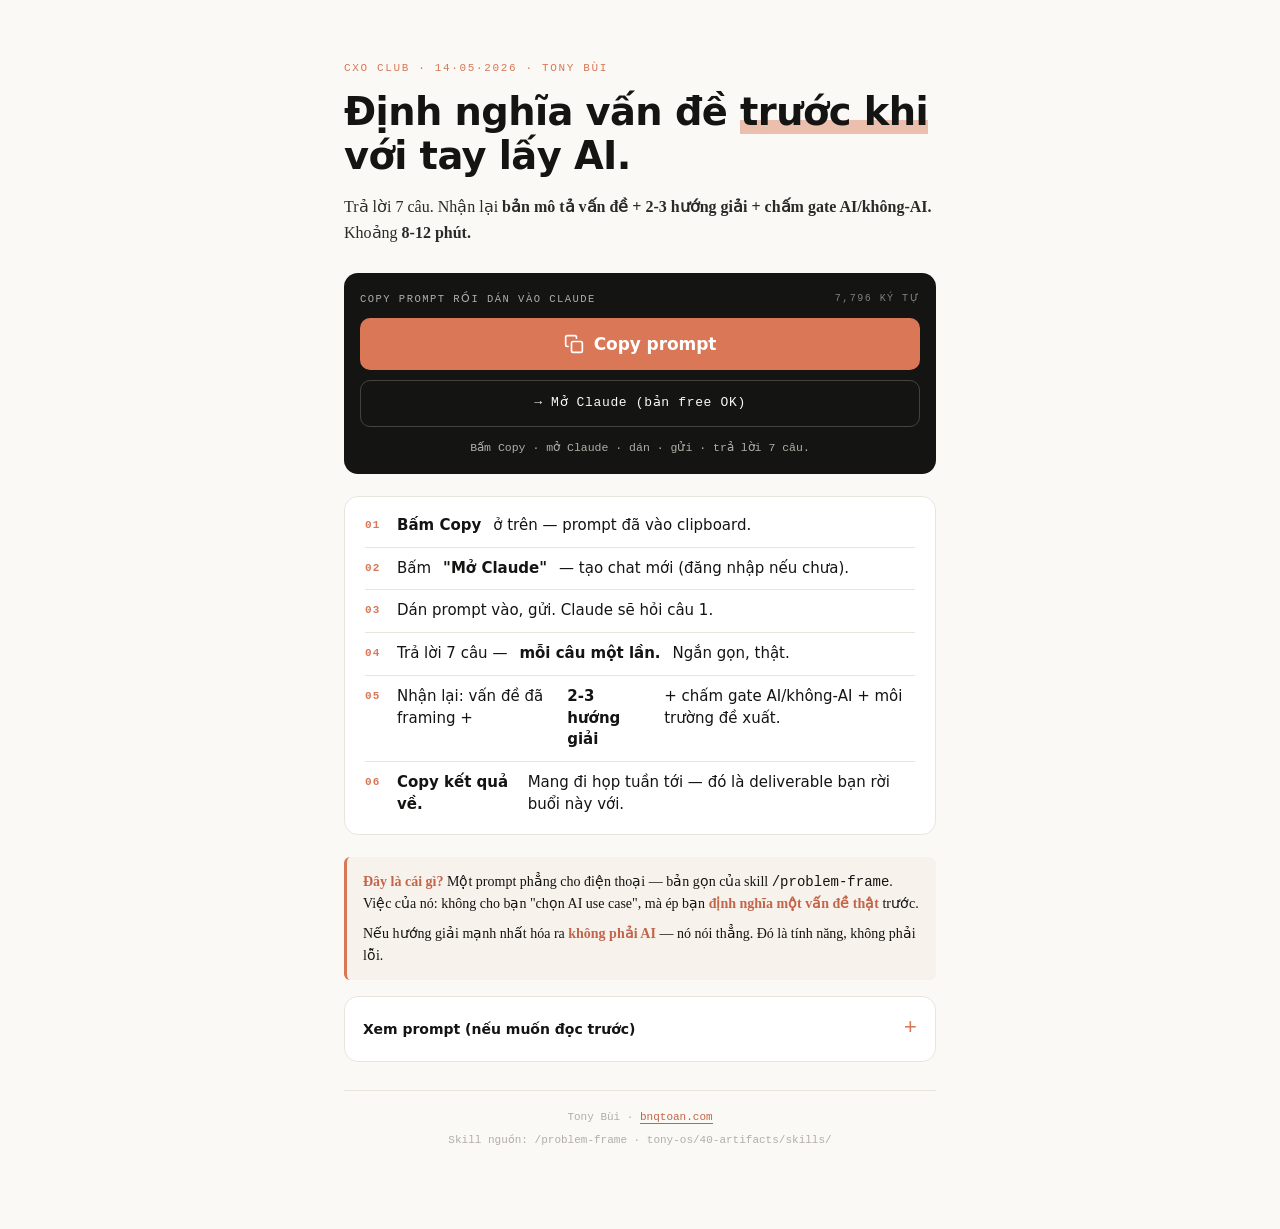
<file: refs/dinh-vande.html>
<!doctype html>
<html lang="vi">
<head>
<meta charset="utf-8" />
<meta name="viewport" content="width=device-width, initial-scale=1, viewport-fit=cover" />
<title>Định nghĩa vấn đề — trước khi với tay lấy AI</title>
<meta name="description" content="Phone prompt cho buổi CXO Club 2026-05-14. 7 câu giúp bạn framing một vấn đề thật + chấm gate AI/không-AI + đề xuất 2-3 hướng giải." />
<meta name="theme-color" content="#faf9f5" />
<style>
  :root {
    --dark: #141413;
    --light: #faf9f5;
    --mid: #b0aea5;
    --light-gray: #e8e6dc;
    --orange: #d97757;
    --orange-deep: #c2654a;
    --green: #788c5d;
    --font-head: "Be Vietnam Pro", "Poppins", system-ui, sans-serif;
    --font-body: "Lora", "Be Vietnam Pro", Georgia, serif;
    --font-mono: "JetBrains Mono", ui-monospace, SFMono-Regular, Menlo, monospace;
    --radius: 14px;
  }
  @import url("https://fonts.googleapis.com/css2?family=Be+Vietnam+Pro:wght@400;600;700;800&family=JetBrains+Mono:wght@400;600&family=Lora:wght@400;600&display=swap");

  * { box-sizing: border-box; }
  html, body { margin: 0; padding: 0; }
  body {
    font-family: var(--font-body);
    background: var(--light); color: var(--dark);
    line-height: 1.6;
    -webkit-font-smoothing: antialiased;
    padding: env(safe-area-inset-top) env(safe-area-inset-right) env(safe-area-inset-bottom) env(safe-area-inset-left);
  }
  main {
    max-width: 640px;
    margin: 0 auto;
    padding: 28px 20px 80px;
  }
  .kicker {
    font-family: var(--font-mono);
    font-size: 11px;
    letter-spacing: 0.15em;
    text-transform: uppercase;
    color: var(--orange);
    margin-bottom: 12px;
  }
  h1 {
    font-family: var(--font-head);
    font-weight: 800;
    font-size: clamp(1.6rem, 6vw, 2.2rem);
    line-height: 1.15;
    letter-spacing: -0.015em;
    margin: 0 0 16px;
  }
  h1 .u-orange {
    background-image: linear-gradient(transparent 70%, rgba(217,119,87,0.45) 70%);
    background-repeat: no-repeat;
    background-size: 100% 100%;
  }
  .lede {
    font-size: 16px;
    color: var(--dark);
    opacity: 0.9;
    margin: 0 0 28px;
  }
  .lede b { color: var(--dark); opacity: 1; }

  /* Steps */
  .steps {
    background: #fff;
    border: 1px solid var(--light-gray);
    border-radius: var(--radius);
    padding: 18px 20px;
    margin: 0 0 22px;
  }
  .steps ol {
    list-style: none;
    counter-reset: cc;
    margin: 0; padding: 0;
  }
  .steps li {
    display: flex;
    align-items: flex-start;
    gap: 12px;
    padding: 10px 0;
    border-bottom: 1px solid var(--light-gray);
    counter-increment: cc;
    font-family: var(--font-head);
    font-size: 15px;
    line-height: 1.45;
  }
  .steps li:last-child { border-bottom: none; padding-bottom: 0; }
  .steps li:first-child { padding-top: 0; }
  .steps li::before {
    content: counter(cc, decimal-leading-zero);
    font-family: var(--font-mono);
    font-size: 11px;
    font-weight: 700;
    letter-spacing: 0.1em;
    color: var(--orange);
    flex-shrink: 0;
    margin-top: 3px;
    min-width: 20px;
  }
  .steps li b { font-weight: 700; }

  /* Copy block */
  .copy-card {
    background: var(--dark);
    color: var(--light);
    border-radius: var(--radius);
    padding: 18px 16px;
    margin: 0 0 22px;
  }
  .copy-card .copy-label {
    font-family: var(--font-mono);
    font-size: 10.5px;
    letter-spacing: 0.14em;
    text-transform: uppercase;
    color: var(--mid);
    margin-bottom: 10px;
    display: flex;
    justify-content: space-between;
    align-items: center;
  }
  .copy-card .copy-label span.char-count { font-size: 10px; opacity: 0.7; }
  .copy-card .copy-btn {
    width: 100%;
    background: var(--orange);
    color: #fff;
    border: none;
    border-radius: 10px;
    padding: 16px 18px;
    font-family: var(--font-head);
    font-weight: 700;
    font-size: 17px;
    letter-spacing: -0.005em;
    cursor: pointer;
    transition: background 0.15s, transform 0.05s;
    -webkit-tap-highlight-color: transparent;
    display: flex;
    align-items: center;
    justify-content: center;
    gap: 10px;
  }
  .copy-card .copy-btn:hover { background: var(--orange-deep); }
  .copy-card .copy-btn:active { transform: scale(0.98); }
  .copy-card .copy-btn.copied {
    background: var(--green);
  }
  .copy-card .copy-btn .icon {
    width: 20px; height: 20px; flex-shrink: 0;
  }
  .copy-card .open-claude {
    display: block;
    width: 100%;
    margin-top: 10px;
    text-align: center;
    padding: 12px;
    background: transparent;
    color: var(--light);
    border: 1.5px solid rgba(255,255,255,0.2);
    border-radius: 10px;
    text-decoration: none;
    font-family: var(--font-mono);
    font-size: 13px;
    letter-spacing: 0.05em;
  }
  .copy-card .open-claude:hover { border-color: rgba(255,255,255,0.4); }
  .copy-card .helper {
    margin-top: 12px;
    font-family: var(--font-mono);
    font-size: 11.5px;
    color: var(--mid);
    line-height: 1.5;
    text-align: center;
  }

  /* Prompt preview (collapsible) */
  details.prompt-details {
    background: #fff;
    border: 1px solid var(--light-gray);
    border-radius: var(--radius);
    margin: 0 0 22px;
    overflow: hidden;
  }
  details.prompt-details > summary {
    list-style: none;
    cursor: pointer;
    padding: 14px 18px;
    font-family: var(--font-head);
    font-weight: 600;
    font-size: 14px;
    display: flex;
    justify-content: space-between;
    align-items: center;
    -webkit-tap-highlight-color: transparent;
  }
  details.prompt-details > summary::-webkit-details-marker { display: none; }
  details.prompt-details > summary::after {
    content: "+"; font-family: var(--font-mono); font-size: 22px; color: var(--orange); font-weight: 400;
  }
  details.prompt-details[open] > summary::after { content: "−"; }
  details.prompt-details pre {
    margin: 0;
    padding: 16px 18px;
    background: var(--light);
    border-top: 1px solid var(--light-gray);
    font-family: var(--font-mono);
    font-size: 12px;
    line-height: 1.55;
    white-space: pre-wrap;
    word-wrap: break-word;
    color: var(--dark);
    max-height: 50vh;
    overflow-y: auto;
  }

  /* About block */
  .about {
    border-left: 3px solid var(--orange);
    background: rgba(217,119,87,0.05);
    padding: 14px 16px;
    border-radius: 6px;
    margin: 0 0 16px;
  }
  .about p {
    margin: 0;
    font-size: 14px;
    line-height: 1.55;
  }
  .about p + p { margin-top: 8px; }
  .about b { color: var(--orange-deep); }

  footer {
    margin-top: 28px;
    padding-top: 18px;
    border-top: 1px solid var(--light-gray);
    font-family: var(--font-mono);
    font-size: 11px;
    color: var(--mid);
    text-align: center;
    line-height: 1.6;
  }
  footer a { color: var(--orange-deep); text-decoration: none; border-bottom: 1px solid currentColor; }

  @media (min-width: 720px) {
    main { padding: 60px 24px 80px; }
    h1 { font-size: 2.4rem; }
  }
</style>
</head>
<body>

<main>
  <div class="kicker">CXO Club · 14·05·2026 · Tony Bùi</div>
  <h1>Định nghĩa vấn đề <span class="u-orange">trước khi</span> với tay lấy AI.</h1>
  <p class="lede">Trả lời 7 câu. Nhận lại <b>bản mô tả vấn đề + 2-3 hướng giải + chấm gate AI/không-AI.</b> Khoảng <b>8-12 phút.</b></p>

  <div class="copy-card">
    <div class="copy-label">
      <span>Copy prompt rồi dán vào Claude</span>
      <span class="char-count" id="charCount"></span>
    </div>
    <button class="copy-btn" id="copyBtn" type="button" onclick="copyPrompt()">
      <svg class="icon" viewBox="0 0 24 24" fill="none" stroke="currentColor" stroke-width="2" stroke-linecap="round" stroke-linejoin="round" aria-hidden="true">
        <rect x="9" y="9" width="13" height="13" rx="2"/>
        <path d="M5 15H4a2 2 0 0 1-2-2V4a2 2 0 0 1 2-2h9a2 2 0 0 1 2 2v1"/>
      </svg>
      <span id="copyBtnText">Copy prompt</span>
    </button>
    <a class="open-claude" href="https://claude.ai/new" target="_blank" rel="noopener">→ Mở Claude (bản free OK)</a>
    <div class="helper">Bấm Copy · mở Claude · dán · gửi · trả lời 7 câu.</div>
  </div>

  <ol class="steps">
    <li><b>Bấm Copy</b> ở trên — prompt đã vào clipboard.</li>
    <li>Bấm <b>"Mở Claude"</b> — tạo chat mới (đăng nhập nếu chưa).</li>
    <li>Dán prompt vào, gửi. Claude sẽ hỏi câu 1.</li>
    <li>Trả lời 7 câu — <b>mỗi câu một lần.</b> Ngắn gọn, thật.</li>
    <li>Nhận lại: vấn đề đã framing + <b>2-3 hướng giải</b> + chấm gate AI/không-AI + môi trường đề xuất.</li>
    <li><b>Copy kết quả về.</b> Mang đi họp tuần tới — đó là deliverable bạn rời buổi này với.</li>
  </ol>

  <div class="about">
    <p><b>Đây là cái gì?</b> Một prompt phẳng cho điện thoại — bản gọn của skill <code>/problem-frame</code>. Việc của nó: không cho bạn "chọn AI use case", mà ép bạn <b>định nghĩa một vấn đề thật</b> trước.</p>
    <p>Nếu hướng giải mạnh nhất hóa ra <b>không phải AI</b> — nó nói thẳng. Đó là tính năng, không phải lỗi.</p>
  </div>

  <details class="prompt-details">
    <summary>Xem prompt (nếu muốn đọc trước)</summary>
    <pre id="promptText">Bạn là cố vấn giúp tôi ĐỊNH NGHĨA MỘT vấn đề lớn cho thật rõ — TRƯỚC khi tôi quyết định có dùng AI hay không. Coi AI như một cây búa: nó giỏi việc phán đoán, ngôn ngữ, tổng hợp — nhưng vô dụng với những thứ như &quot;thiếu một quyết định&quot;, &quot;thiếu người&quot;, &quot;động lực sai&quot;, &quot;dữ liệu chưa có&quot;, &quot;định giá sai&quot;. Việc của bạn là giúp tôi viết vấn đề ra rõ ràng, rồi nói thẳng AI có phải đúng công cụ không. Nếu không phải — hãy nói thẳng.

QUY TẮC:
- Hỏi tôi TỪNG CÂU MỘT theo thứ tự dưới đây. Đợi tôi trả lời rồi mới hỏi câu tiếp. Đừng hỏi gộp.
- Nếu câu 1 tôi trả lời bằng một GIẢI PHÁP (&quot;tôi cần một công cụ AI làm X&quot;) thay vì một TRIỆU CHỨNG, hãy hỏi lại một lần: &quot;Đó là giải pháp. Vấn đề nó định sửa là gì — bạn nhìn thấy được gì?&quot;
- Trả lời bằng tiếng Việt, giọng thân thiện, ngang hàng (xưng &quot;mình&quot; / gọi &quot;bạn&quot;). Không lên lớp.
- Sau câu 7, tóm tắt lại 7 ô cho tôi xác nhận. Tôi sửa một lần, rồi bạn làm phần sau.

7 CÂU HỎI:
1. Vấn đề là gì? Một câu — TRIỆU CHỨNG bạn nhìn thấy được, không phải giải pháp bạn muốn. (Ví dụ đúng: &quot;Nhân viên sales mất 6 tiếng mỗi tuần làm báo giá bằng tay&quot;. Ví dụ sai: &quot;Mình cần một AI làm báo giá&quot;.)
2. Ai chịu cái đau này, và bao lâu một lần? Vai trò nào, mấy người, mấy lần một tuần hoặc một tháng?
3. Hiện tại đang chống chế thế nào? Người ta làm gì để xoay sở — bảng tính? một bạn junior gánh? hay sống chung với nó?
4. Theo bạn, gốc rễ là gì? Đoán một cái: quy trình hở? thiếu công cụ? động lực sai? thiếu người? (Đoán thô cũng được, nhưng phải chốt một cái.)
5. Không làm gì thì 12 tháng tới mất gì? Tiền, giờ, deal mất, khách rời, rủi ro, hay tinh thần. Nếu không định lượng được — nói vậy; đó là tín hiệu vấn đề này có thể chưa phải lớn nhất.
6. &quot;Xong&quot; trong 30 ngày trông thế nào? Một trạng thái quan sát được — một con số, một cái ai đó chỉ tay vào được. (&quot;Báo giá xong dưới 1 tiếng&quot; — không phải &quot;mọi thứ đỡ hơn&quot;.)
7. Bối cảnh công ty + cách triển khai. Trả lời 3 phần một lần:
   (a) Quy mô (bao nhiêu người), giai đoạn, ngành.
   (b) Các công cụ chính đang dùng (CRM, kế toán, quản lý dự án, chat, tài liệu — tên cụ thể nếu nhớ).
   (c) Vấn đề này là CÁ NHÂN bạn dùng, hay cả TEAM dùng? Nếu team — bạn THOẢI MÁI ĐẾN ĐÂU với &quot;build tool riêng&quot; (skill / MCP / tích hợp)?
       - thấp: chỉ muốn mua/dùng SaaS có sẵn, không muốn ai phải custom
       - trung bình: OK với SaaS có MCP/API mở, sẵn sàng nối thêm AI sau
       - cao: sẵn sàng để dev nội bộ (hoặc thuê ngoài) build skill/MCP/tool custom

SAU KHI TÔI XÁC NHẬN 7 Ô, làm 4 việc:

VIỆC 1 — Viết lại &quot;BẢN MÔ TẢ VẤN ĐỀ&quot; gọn gàng theo 7 ô trên (mỗi ô vài dòng). Đây là thứ tôi sẽ copy về.

VIỆC 2 — Đề xuất 2-3 HƯỚNG GIẢI khác nhau VỀ BẢN CHẤT — và CHỌN HƯỚNG ƯU TIÊN theo bối cảnh ở câu 7c:

  Các hướng có thể có:
  - sửa QUY TRÌNH / TỔ CHỨC (đổi ai làm, làm khi nào, đổi động lực — không cần phần mềm)
  - MUA / CẤU HÌNH công cụ có sẵn (SaaS, ít phải build)
  - DỰNG MÔI TRƯỜNG AI (chỉ rõ setup kiểu gì — không nói &quot;dùng AI&quot; chung chung)
  - KHÔNG LÀM GÌ (nếu cái giá ở câu 5 là thấp)

  QUY TẮC THỨ TỰ — quan trọng:
  - Nếu câu 7c = CÁ NHÂN → ưu tiên hướng nằm trong HỆ SINH THÁI CLAUDE TRƯỚC (chat / Cowork / skill). Chỉ đề xuất tool ngoài nếu Claude eco thật sự không kham nổi việc đó.
  - Nếu câu 7c = TEAM → vẫn cân nhắc Claude eco, nhưng MỞ RA tool bên ngoài tuỳ &quot;comfort with custom&quot;:
      • thấp → ưu tiên SaaS có sẵn, chấp nhận chưa nối AI
      • trung bình → ưu tiên SaaS CÓ MCP / API mở (để tương lai nối agent)
      • cao → mở cả hướng skill+MCP custom

  Với hướng AI: hãy CỤ THỂ — nó là việc kiểu gì (ví dụ: &quot;phân tích tài chính P&amp;L&quot;, &quot;tổng hợp lịch sử khách trước renewal call&quot;, &quot;phân loại feedback khách&quot;, &quot;chuẩn bị tài liệu họp&quot;, &quot;review hợp đồng&quot;, &quot;digest pipeline hàng tuần&quot;...), output ra cái gì, ai dùng. Đừng nói &quot;AI sẽ giúp&quot; — nói &quot;AI làm X, ra Y, người Z dùng&quot;.

  Với hướng MUA / CẤU HÌNH: kèm 2-3 LỰA CHỌN CỤ THỂ trong category đó, theo thứ tự:
  1. **Vendor Việt Nam trước** nếu category có lựa chọn VN thật (ví dụ: CRM VN → Misa, Base.vn, Bitrix VN; bán lẻ → KiotViet, Sapo; HR → Tanca, Base HRM; kế toán → MISA SME, Fast)
  2. **Regional / SEA** nếu VN chưa có lựa chọn fit (Zoho, Lark, Notion plans SEA)
  3. **Global** nếu cần (HubSpot, Salesforce, Linear, Notion enterprise)
  Mỗi lựa chọn ghi: tên · 1 câu vì sao fit framing này · có MCP/API mở không (yes/no/không rõ) · price tier (free/$/$$/$$$). NẾU dùng được web search — hãy search để check tên + URL + giá hiện tại. NẾU không search được (free tier không có) — dùng kiến thức của bạn và GHI RÕ &quot;list này dựa trên kiến thức của tôi tới khoảng [tháng/năm], kiểm tra lại trước khi mua&quot;.

VIỆC 3 — Với MỖI hướng, chấm điểm trên 5 CÂU &quot;ĐÂY CÓ PHẢI VẤN ĐỀ AI KHÔNG&quot;:
  1. Nút thắt thật sự là phán đoán / ngôn ngữ / tổng hợp — hay là quyết định còn thiếu / người còn thiếu / một project dọn dữ liệu / động lực sai?
  2. Có lặp lại đủ nhiều để đáng build không? (Một lần → làm tay. Dưới 2 lần một tuần → đừng build gì cả.)
  3. Dữ liệu/đầu vào có sẵn không — hay phải làm một project dọn dữ liệu trước? (Nếu có, ĐÓ mới là việc thật, không phải AI.)
  4. Ai dùng kết quả, và sai có ai quan tâm không? (Khách hàng / pháp lý → bắt buộc có người kiểm → đổi cách làm.)
  5. Claude sẽ làm CỤ THỂ cái gì ở đây — và CÁI GÌ phải để con người làm? (Nêu rõ phần phán đoán KHÔNG được tự động hóa.)
  Rồi cho mỗi hướng một verdict: ✅ nên làm / ⚠️ làm nhưng có lưu ý / ❌ không phải vấn đề AI — sửa [X] trước / 🅿️ gác lại, chấp nhận cái giá lúc này.

VIỆC 4 — NẾU một hướng là &quot;dựng môi trường AI&quot; và nó qua được 5 câu gate: ĐỪNG dừng ở &quot;dùng Claude cho việc này&quot;. Đừng nghĩ theo kiểu use case lẻ — nghĩ theo kiểu MÔI TRƯỜNG dựng một lần. Chỉ rõ 4 thứ:
  a) BỀ MẶT — chạy ở đâu? Chọn một:
     • Claude chat (claude.ai, web/điện thoại) — việc một lần, không build gì. NẾU không lặp lại → dừng ở đây.
     • Claude Cowork (app desktop, mọi gói trả phí) — agentic, đọc/ghi file local + app đã kết nối (Drive, Gmail, Slack, Notion, Chrome), tự lên kế hoạch, ra file/bảng hoàn chỉnh. Không cần code. Dành cho người KHÔNG kỹ thuật. → mặc định cho phần lớn use case của sếp.
     • Một SKILL + một MCP server — skill = quy trình lưu sẵn ai cũng gọi được; MCP server = bộ nối để Claude đọc/ghi HỆ THỐNG RIÊNG của bạn (CRM, billing, API nội bộ) y như nó đọc Drive. Build một lần (lập trình viên làm), rồi cả team dùng — kể cả người không kỹ thuật, dùng trong Cowork. → khi việc lặp lại CÙNG MỘT HÌNH DẠNG và cần chạm vào hệ thống riêng.
     • Claude Code (terminal, máy lập trình viên) — khi việc dính tới code/repo trực tiếp, hoặc đây là nơi build skill/MCP cho người khác dùng.
     • Routine (chạy theo lịch / theo trigger, trên cloud Anthropic) — chạy KHÔNG cần ai có mặt: theo cron, theo webhook, theo sự kiện GitHub. Build bản thủ công (Cowork hoặc skill+MCP) TRƯỚC, rồi mới bọc thành Routine.
  b) KẾT NỐI — Claude thấy/chạm được cái gì mà KHÔNG cần dặn lại mỗi lần? (data, app, hệ thống nào)
  c) SKILL DÙNG LẠI — quy trình là gì, lưu lại sao cho nó thành cái nút bấm chứ không phải giải thích lại mỗi lần?
  d) RANH GIỚI — Claude tự làm phần nào, phần nào LUÔN cần người? (lấy từ câu gate 4–5)
  Nếu chưa điền đủ 4 thứ — nói thẳng cái nào còn TBD. Đó là việc cần làm rõ tiếp theo.

CUỐI CÙNG — một đoạn ngắn: bạn sẽ bắt đầu từ hướng nào, và đánh đổi khó nhất là gì. NẾU hướng mạnh nhất KHÔNG phải AI, hãy nói thẳng: &quot;Đòn bẩy lớn nhất của bạn ở đây không phải AI — mà là [X]. AI nhặt phần [Y] sau khi bạn sửa cái kia.&quot;

VÀ Ở CUỐI OUTPUT — luôn kèm một dòng disclaimer (in nhỏ, italic):

&gt; *Lưu ý: phân tích này dựa trên thông tin tổng quan bạn cung cấp trong 7 câu — không thay thế tư vấn chuyên sâu (về quy trình, công nghệ, pháp lý, hay vendor). Trước khi quyết định mua / build / thuê — đối chiếu với bối cảnh đầy đủ + người trong cuộc + (nếu cần) consultant chuyên ngành.*

Bắt đầu bằng câu hỏi 1. Đừng nói gì khác trước đó.</pre>
  </details>

  <footer>
    <div>Tony Bùi · <a href="https://bnqtoan.com" target="_blank" rel="noopener">bnqtoan.com</a></div>
    <div style="margin-top:6px">Skill nguồn: <code>/problem-frame</code> · tony-os/40-artifacts/skills/</div>
  </footer>
</main>

<script>
const PROMPT_TEXT = document.getElementById('promptText').textContent;
document.getElementById('charCount').textContent = PROMPT_TEXT.length.toLocaleString() + ' ký tự';

async function copyPrompt() {
  const btn = document.getElementById('copyBtn');
  const txt = document.getElementById('copyBtnText');
  try {
    await navigator.clipboard.writeText(PROMPT_TEXT);
    btn.classList.add('copied');
    txt.textContent = '✓ Đã copy — mở Claude và dán';
    setTimeout(() => {
      btn.classList.remove('copied');
      txt.textContent = 'Copy prompt';
    }, 3000);
  } catch (e) {
    // fallback: select-all in the <pre>
    const pre = document.getElementById('promptText');
    const r = document.createRange(); r.selectNodeContents(pre);
    const sel = window.getSelection(); sel.removeAllRanges(); sel.addRange(r);
    txt.textContent = 'Bôi đen prompt phía dưới rồi Copy';
    document.querySelector('details.prompt-details').open = true;
    pre.scrollIntoView({ behavior: 'smooth', block: 'center' });
  }
}
</script>

</body>
</html>
</file>
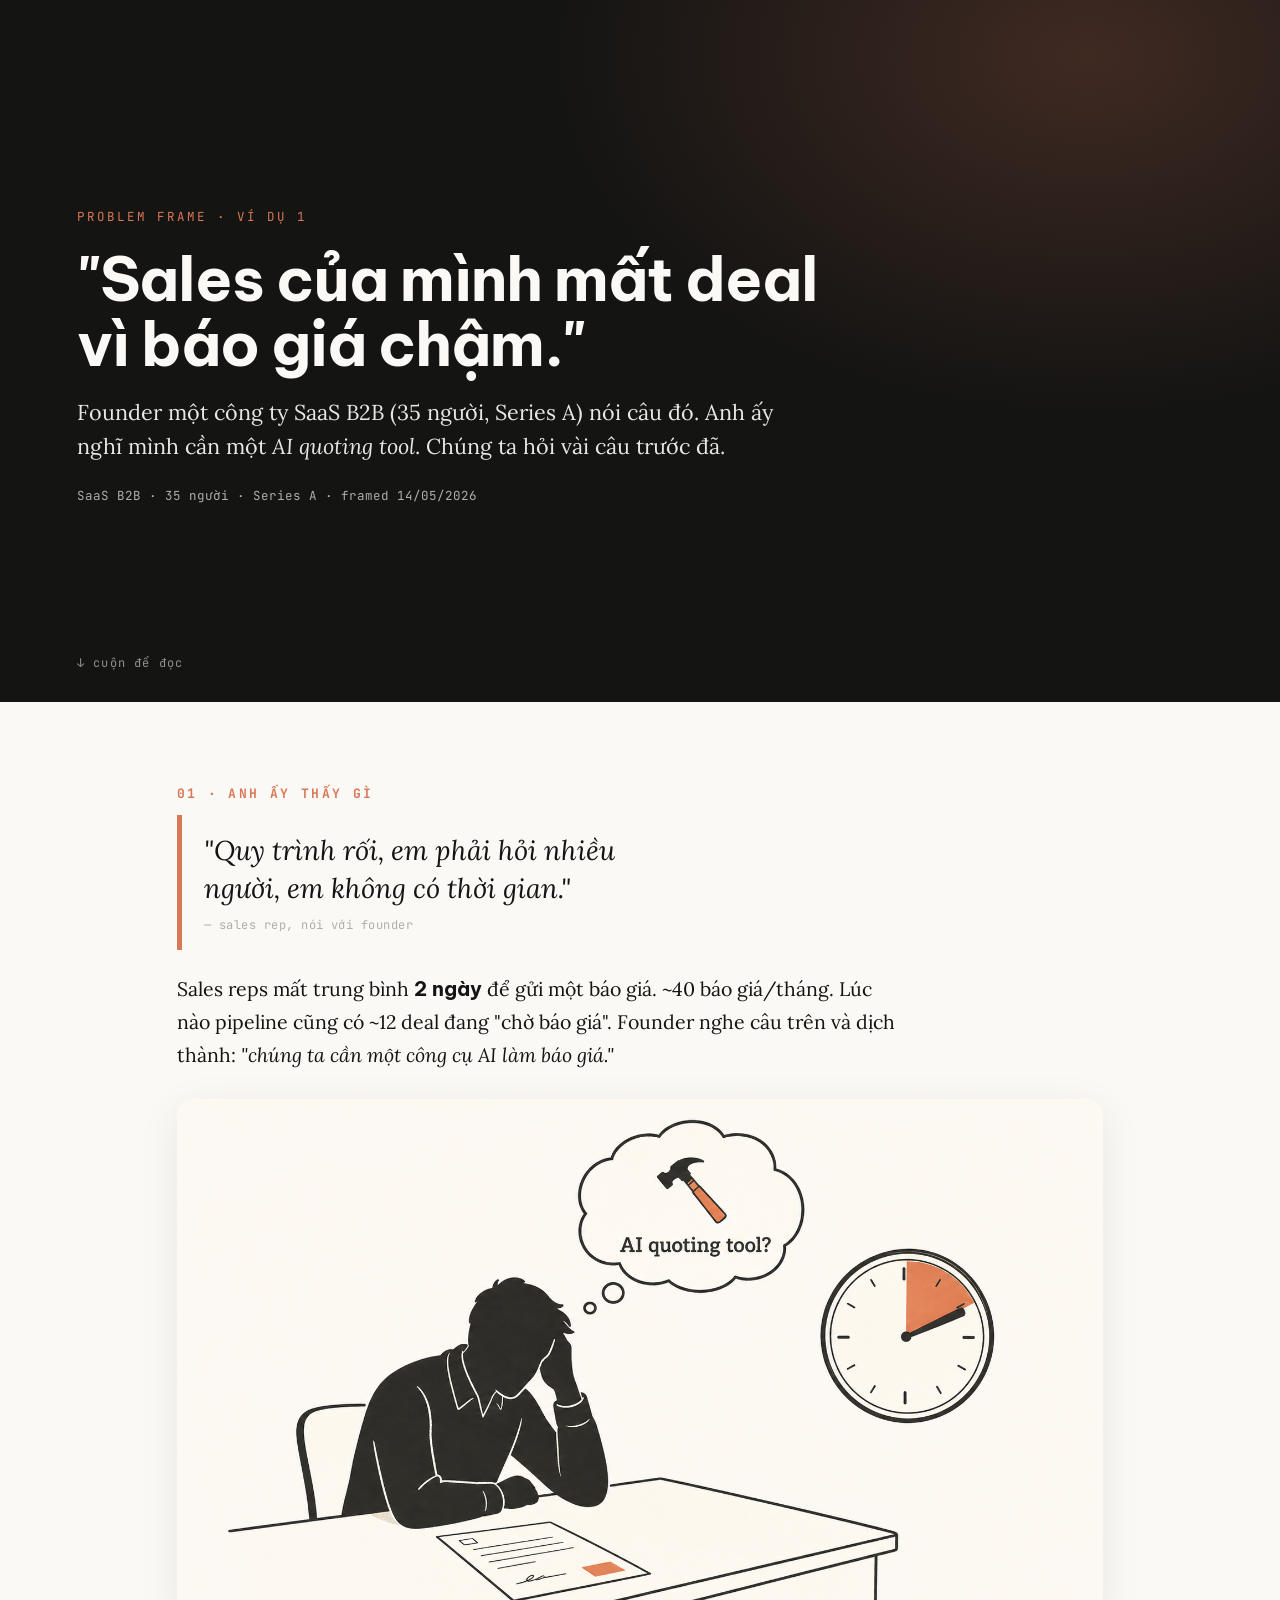
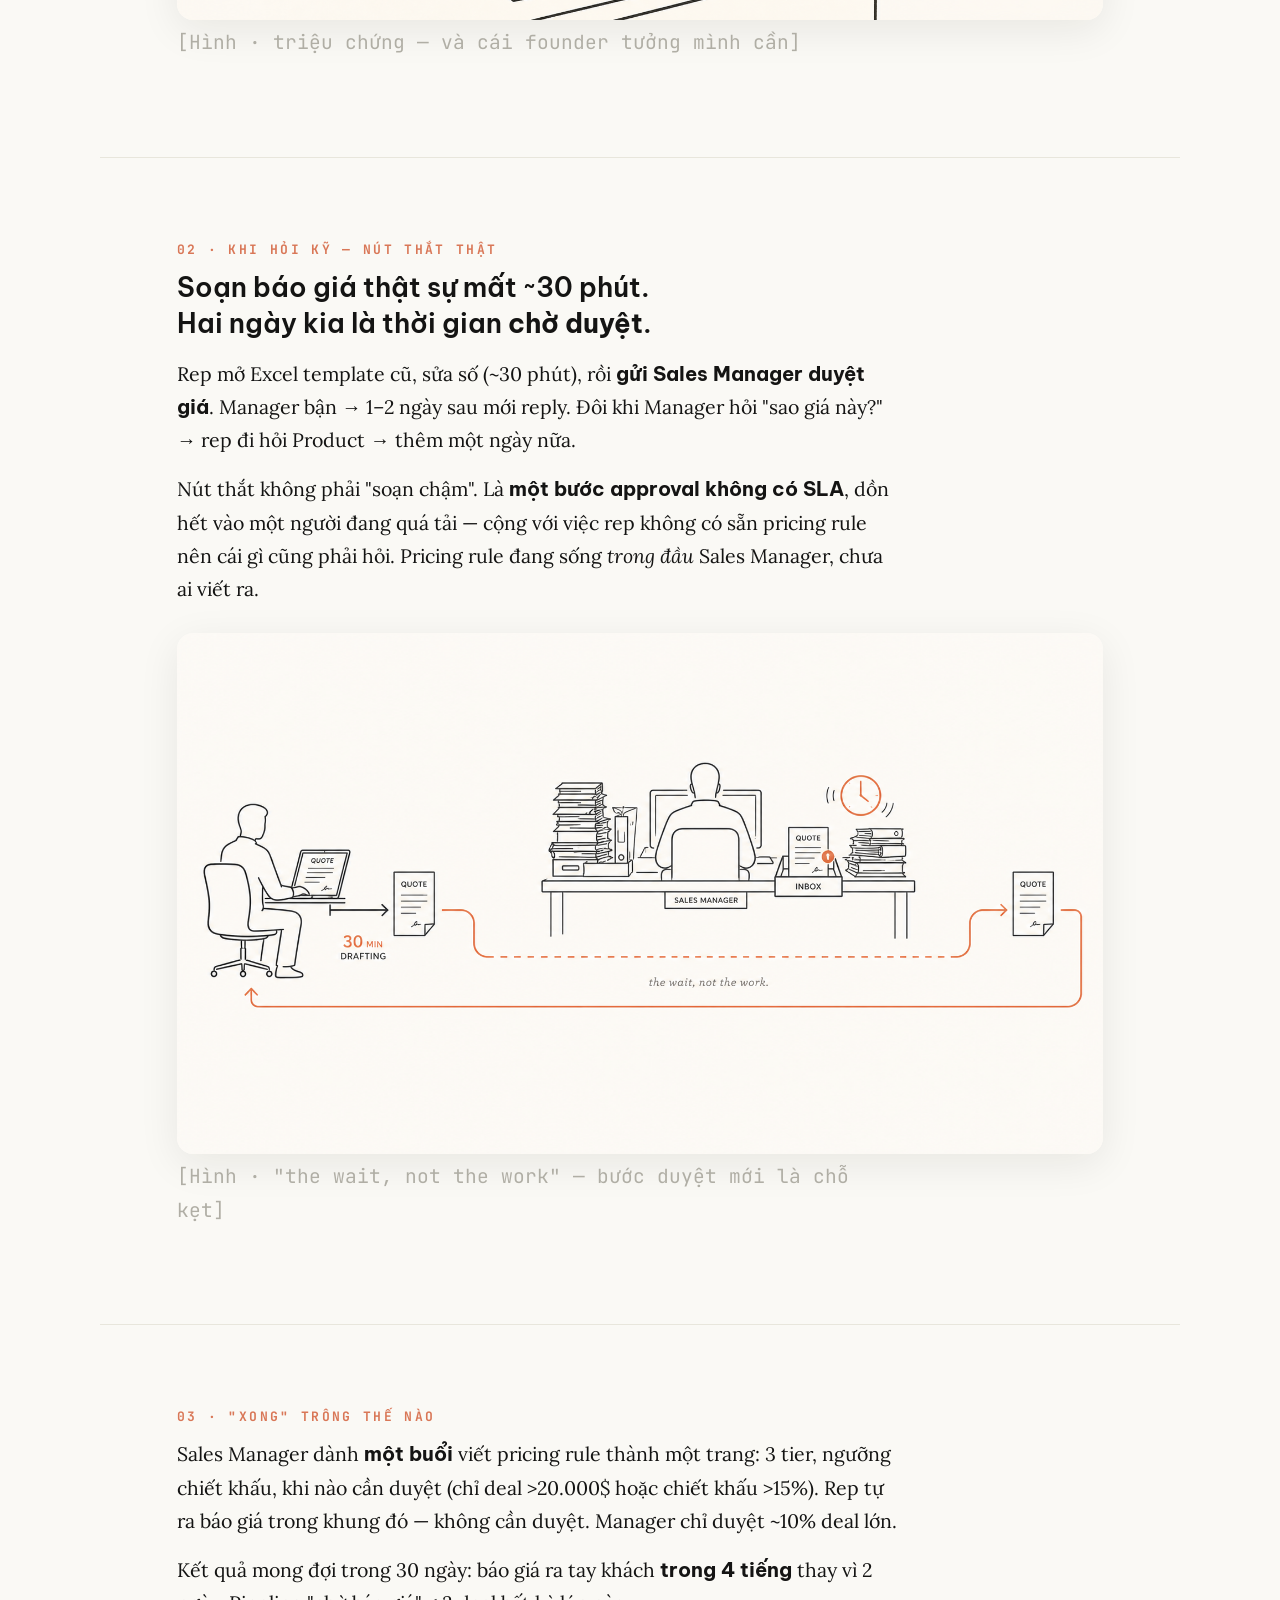
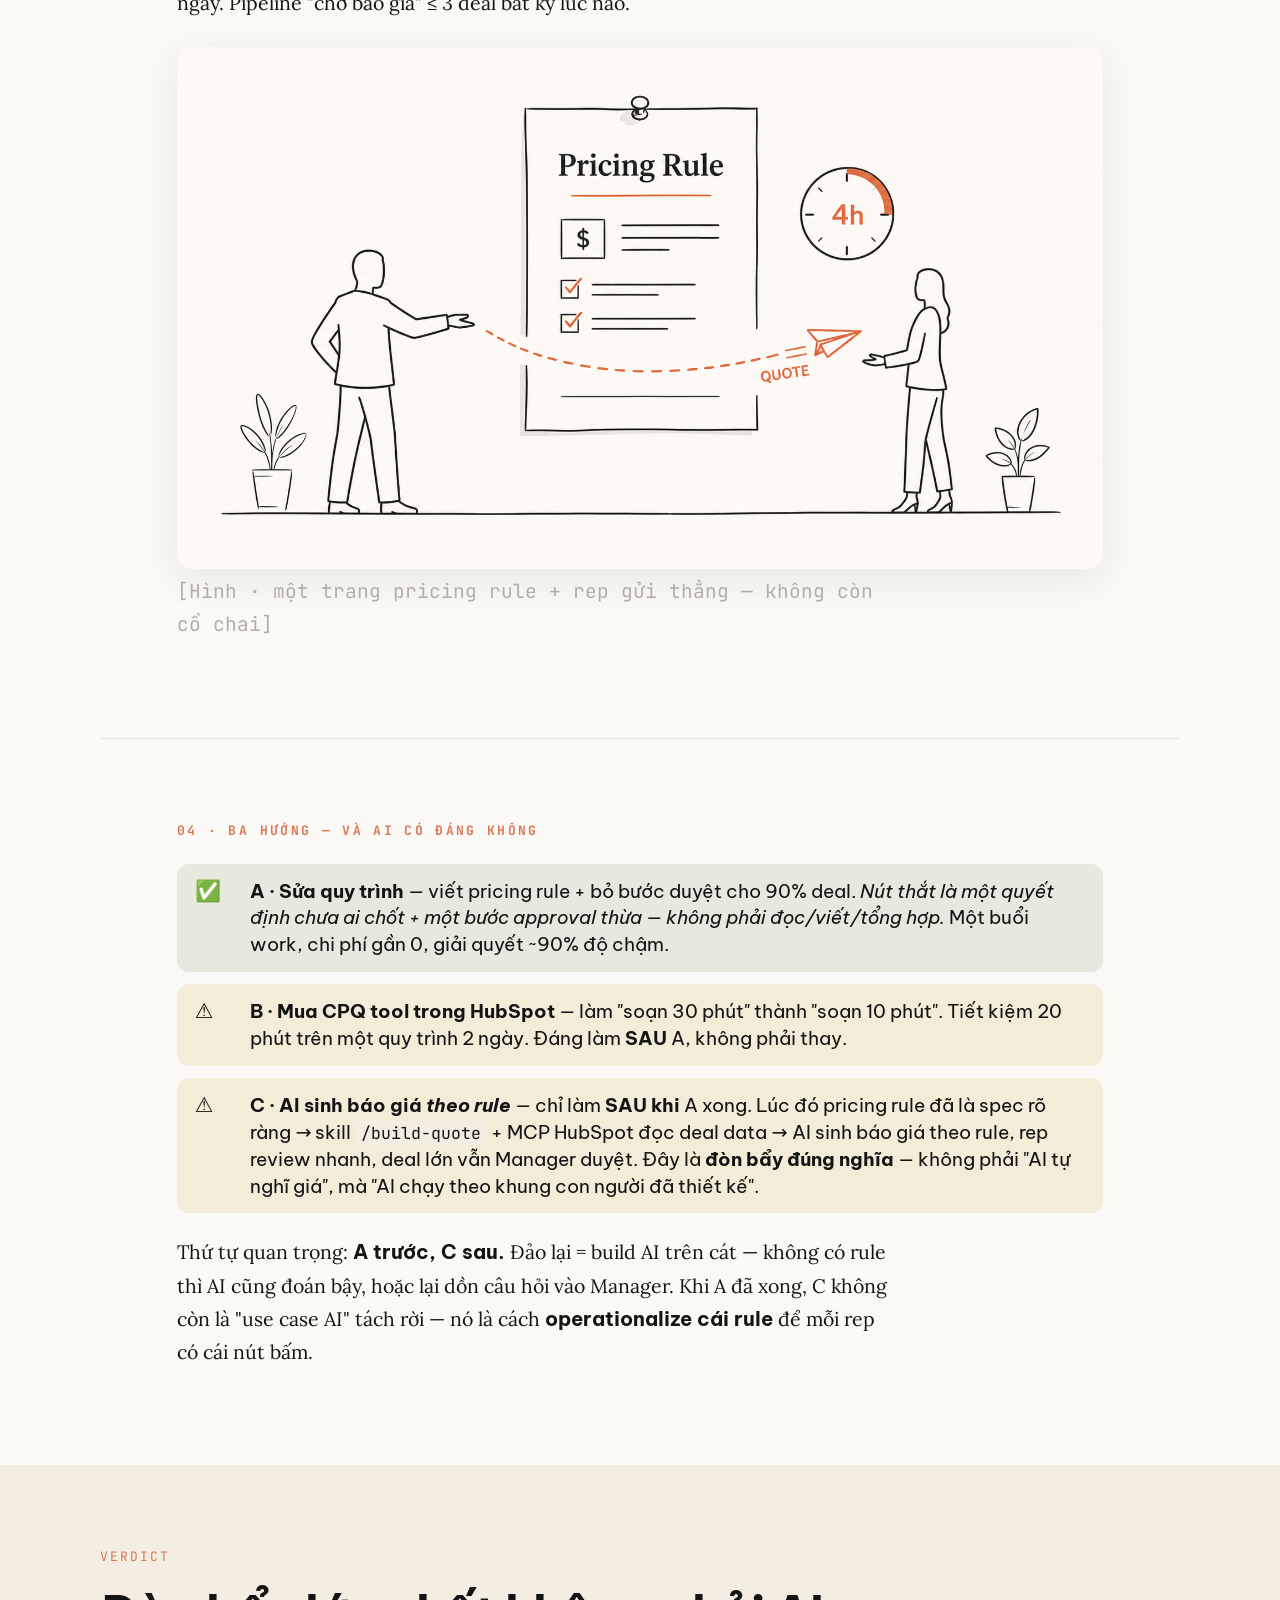
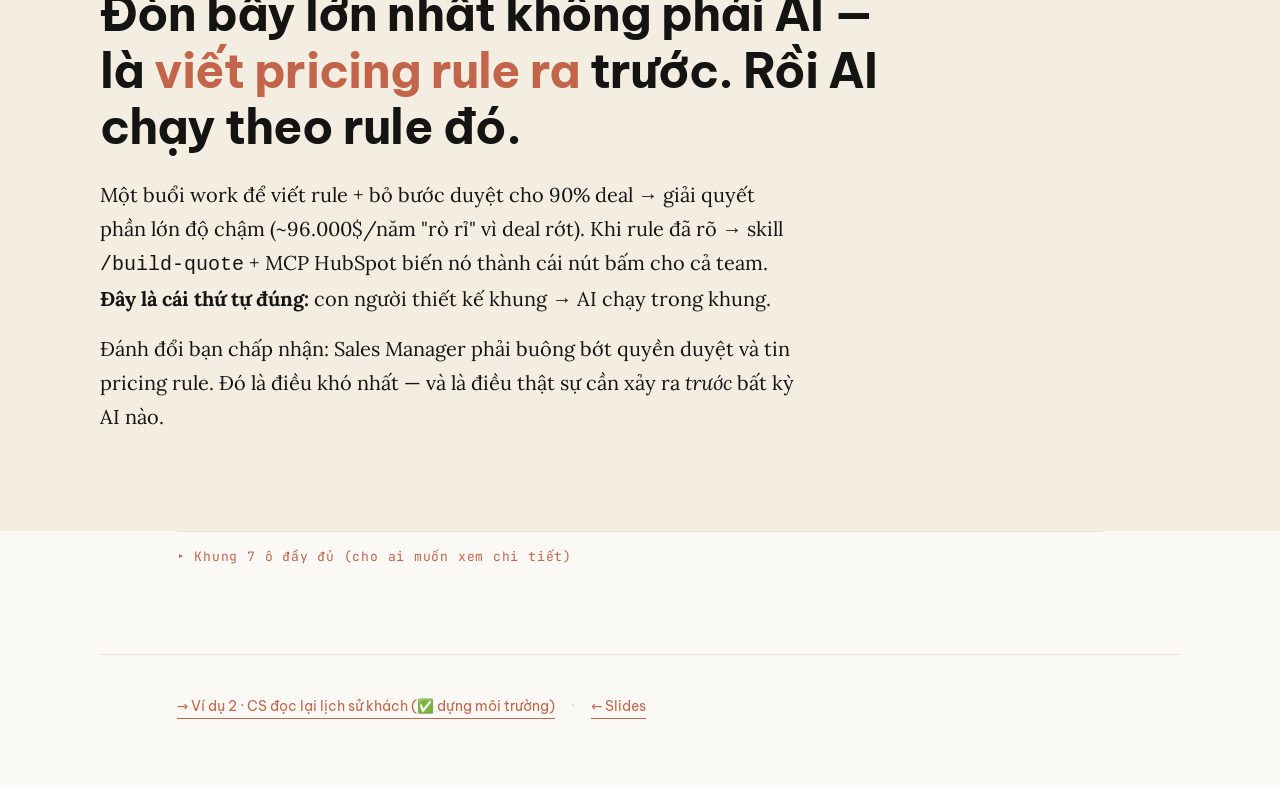
<file: refs/example-1.html>
<!doctype html>
<html lang="vi">
<head>
<meta charset="utf-8" />
<meta name="viewport" content="width=device-width,initial-scale=1" />
<title>VD 1 · "Sales mất deal vì chậm" — câu chuyện</title>
<meta name="description" content="Triệu chứng phức tạp, giải pháp đơn giản — và KHÔNG phải vấn đề AI." />
<link rel="preconnect" href="https://fonts.googleapis.com" />
<link rel="preconnect" href="https://fonts.gstatic.com" crossorigin />
<link href="https://fonts.googleapis.com/css2?family=Be+Vietnam+Pro:wght@400;500;600;700&family=Lora:ital,wght@0,400;0,500;0,600;1,400&family=JetBrains+Mono:wght@400;500;600&display=swap" rel="stylesheet" />
<link rel="stylesheet" href="story.css" />
</head>
<body>

  <section class="hero v1">
    <p class="eyebrow">Problem Frame · Ví dụ 1</p>
    <h1>"Sales của mình mất deal vì báo giá chậm."</h1>
    <p class="sub">Founder một công ty SaaS B2B (35 người, Series A) nói câu đó. Anh ấy nghĩ mình cần một <em>AI quoting tool</em>. Chúng ta hỏi vài câu trước đã.</p>
    <p class="crumbs">SaaS B2B · 35 người · Series A · framed 14/05/2026</p>
    <span class="scrolldown">↓ cuộn để đọc</span>
  </section>

  <section class="chapter reveal">
    <span class="ch-num">01 · ANH ẤY THẤY GÌ</span>
    <div class="said">"Quy trình rối, em phải hỏi nhiều người, em không có thời gian."<span class="by">— sales rep, nói với founder</span></div>
    <p>Sales reps mất trung bình <b>2 ngày</b> để gửi một báo giá. ~40 báo giá/tháng. Lúc nào pipeline cũng có ~12 deal đang "chờ báo giá". Founder nghe câu trên và dịch thành: <em>"chúng ta cần một công cụ AI làm báo giá."</em></p>
    <img class="ch-img" src="img/e1-complaint.png" alt="Sales rep mệt mỏi với một báo giá, đồng hồ chỉ 2 ngày, founder nghĩ tới một AI tool" onerror="this.style.display='none'" />
    <p class="ch-cap">[Hình · triệu chứng — và cái founder tưởng mình cần]</p>
  </section>

  <section class="chapter reveal">
    <span class="ch-num">02 · KHI HỎI KỸ — NÚT THẮT THẬT</span>
    <p class="big">Soạn báo giá thật sự mất ~30 phút. Hai ngày kia là thời gian <b>chờ duyệt</b>.</p>
    <p>Rep mở Excel template cũ, sửa số (~30 phút), rồi <b>gửi Sales Manager duyệt giá</b>. Manager bận → 1–2 ngày sau mới reply. Đôi khi Manager hỏi "sao giá này?" → rep đi hỏi Product → thêm một ngày nữa.</p>
    <p>Nút thắt không phải "soạn chậm". Là <b>một bước approval không có SLA</b>, dồn hết vào một người đang quá tải — cộng với việc rep không có sẵn pricing rule nên cái gì cũng phải hỏi. Pricing rule đang sống <em>trong đầu</em> Sales Manager, chưa ai viết ra.</p>
    <img class="ch-img" src="img/e1-bottleneck.png" alt="Sơ đồ: báo giá kẹt ở bàn của một Sales Manager quá tải; bước soạn nhỏ, bước chờ duyệt to" onerror="this.style.display='none'" />
    <p class="ch-cap">[Hình · "the wait, not the work" — bước duyệt mới là chỗ kẹt]</p>
  </section>

  <section class="chapter reveal">
    <span class="ch-num">03 · "XONG" TRÔNG THẾ NÀO</span>
    <p>Sales Manager dành <b>một buổi</b> viết pricing rule thành một trang: 3 tier, ngưỡng chiết khấu, khi nào cần duyệt (chỉ deal &gt;20.000$ hoặc chiết khấu &gt;15%). Rep tự ra báo giá trong khung đó — không cần duyệt. Manager chỉ duyệt ~10% deal lớn.</p>
    <p>Kết quả mong đợi trong 30 ngày: báo giá ra tay khách <b>trong 4 tiếng</b> thay vì 2 ngày. Pipeline "chờ báo giá" ≤ 3 deal bất kỳ lúc nào.</p>
    <img class="ch-img" src="img/e1-solved.png" alt="Một trang Pricing Rule trên bảng; rep gửi báo giá thẳng cho khách, đồng hồ 4 tiếng, có checkmark" onerror="this.style.display='none'" />
    <p class="ch-cap">[Hình · một trang pricing rule + rep gửi thẳng — không còn cổ chai]</p>
  </section>

  <section class="chapter reveal">
    <span class="ch-num">04 · BA HƯỚNG — VÀ AI CÓ ĐÁNG KHÔNG</span>
    <div class="verdicts">
      <div class="vpill go"><span class="vm">✅</span><span><b>A · Sửa quy trình</b> — viết pricing rule + bỏ bước duyệt cho 90% deal. <em>Nút thắt là một quyết định chưa ai chốt + một bước approval thừa — không phải đọc/viết/tổng hợp.</em> Một buổi work, chi phí gần 0, giải quyết ~90% độ chậm.</span></div>
      <div class="vpill caveat"><span class="vm">⚠️</span><span><b>B · Mua CPQ tool trong HubSpot</b> — làm "soạn 30 phút" thành "soạn 10 phút". Tiết kiệm 20 phút trên một quy trình 2 ngày. Đáng làm <b>SAU</b> A, không phải thay.</span></div>
      <div class="vpill caveat"><span class="vm">⚠️</span><span><b>C · AI sinh báo giá <em>theo rule</em></b> — chỉ làm <b>SAU khi</b> A xong. Lúc đó pricing rule đã là spec rõ ràng → skill <code>/build-quote</code> + MCP HubSpot đọc deal data → AI sinh báo giá theo rule, rep review nhanh, deal lớn vẫn Manager duyệt. Đây là <b>đòn bẩy đúng nghĩa</b> — không phải "AI tự nghĩ giá", mà "AI chạy theo khung con người đã thiết kế".</span></div>
    </div>
    <p>Thứ tự quan trọng: <b>A trước, C sau.</b> Đảo lại = build AI trên cát — không có rule thì AI cũng đoán bậy, hoặc lại dồn câu hỏi vào Manager. Khi A đã xong, C không còn là "use case AI" tách rời — nó là cách <b>operationalize cái rule</b> để mỗi rep có cái nút bấm.</p>
  </section>

  <section class="punch">
    <div class="inner">
      <p class="lead">Verdict</p>
      <h2>Đòn bẩy lớn nhất không phải AI — là <span class="uo">viết pricing rule ra</span> trước. Rồi AI chạy theo rule đó.</h2>
      <p>Một buổi work để viết rule + bỏ bước duyệt cho 90% deal → giải quyết phần lớn độ chậm (~96.000$/năm "rò rỉ" vì deal rớt). Khi rule đã rõ → skill <code>/build-quote</code> + MCP HubSpot biến nó thành cái nút bấm cho cả team. <b>Đây là cái thứ tự đúng:</b> con người thiết kế khung → AI chạy trong khung.</p>
      <p>Đánh đổi bạn chấp nhận: Sales Manager phải buông bớt quyền duyệt và tin pricing rule. Đó là điều khó nhất — và là điều thật sự cần xảy ra <em>trước</em> bất kỳ AI nào.</p>
    </div>
  </section>

  <details class="detail">
    <summary>Khung 7 ô đầy đủ (cho ai muốn xem chi tiết)</summary>
    <div class="canvas">
      <div class="field"><div class="fnum">01 · TRIỆU CHỨNG</div><h4>Cái nhìn thấy được</h4><p>Reps mất ~2 ngày/báo giá · ~40/tháng · ~12 deal luôn "chờ báo giá" · founder nghe thành "cần AI quoting tool".</p></div>
      <div class="field"><div class="fnum">02 · AI CHỊU + TẦN SUẤT</div><h4>3 sales reps</h4><p>~3 cái/người/tuần · mỗi cái "chiếm" 2 ngày calendar — không phải 2 ngày work, đa số là chờ.</p></div>
      <div class="field"><div class="fnum">03 · WORKAROUND</div><h4>Hiện tại</h4><p>Excel template cũ → sửa số → gửi Manager duyệt → 1–2 ngày sau reply → đôi khi vòng qua Product → +1 ngày.</p></div>
      <div class="field"><div class="fnum">04 · GỐC RỄ</div><h4>Nút thắt thật</h4><p>Một quyết định chưa ai chốt (pricing rule trong đầu một người) + một bước approval thừa, không SLA, dồn vào một người quá tải.</p></div>
      <div class="field"><div class="fnum">05 · KHÔNG LÀM GÌ THÌ MẤT GÌ</div><h4>12 tháng</h4><p>~12 deal kẹt × ~25% rớt × ~8.000$ ≈ ~24.000$/quý ≈ ~96.000$/năm + tinh thần sales.</p></div>
      <div class="field"><div class="fnum">06 · "XONG" 30 NGÀY</div><h4>Quan sát được</h4><p>Báo giá ra tay khách trong 4 tiếng (vs 2 ngày) · pipeline "chờ báo giá" ≤ 3 deal.</p></div>
      <div class="field"><div class="fnum">07 · BỐI CẢNH</div><h4>35 người · Series A · SaaS B2B</h4><p>HubSpot, Google Workspace, Slack, Notion · pricing 3 tier + chiết khấu volume, quy tắc chưa viết ra.</p></div>
    </div>
  </details>

  <nav class="storyfoot">
    <a href="example-2.html">→ Ví dụ 2 · CS đọc lại lịch sử khách (✅ dựng môi trường)</a>
    <span class="dot">·</span>
    <a href="../slides/slides.html">← Slides</a>
  </nav>

<script>
  // reveal chapters on scroll
  const io = new IntersectionObserver((es) => es.forEach(e => { if (e.isIntersecting) { e.target.classList.add('reveal'); io.unobserve(e.target); } }), { threshold: 0.12 });
  document.querySelectorAll('.chapter').forEach(c => { c.classList.remove('reveal'); io.observe(c); });
</script>
</body>
</html>
</file>
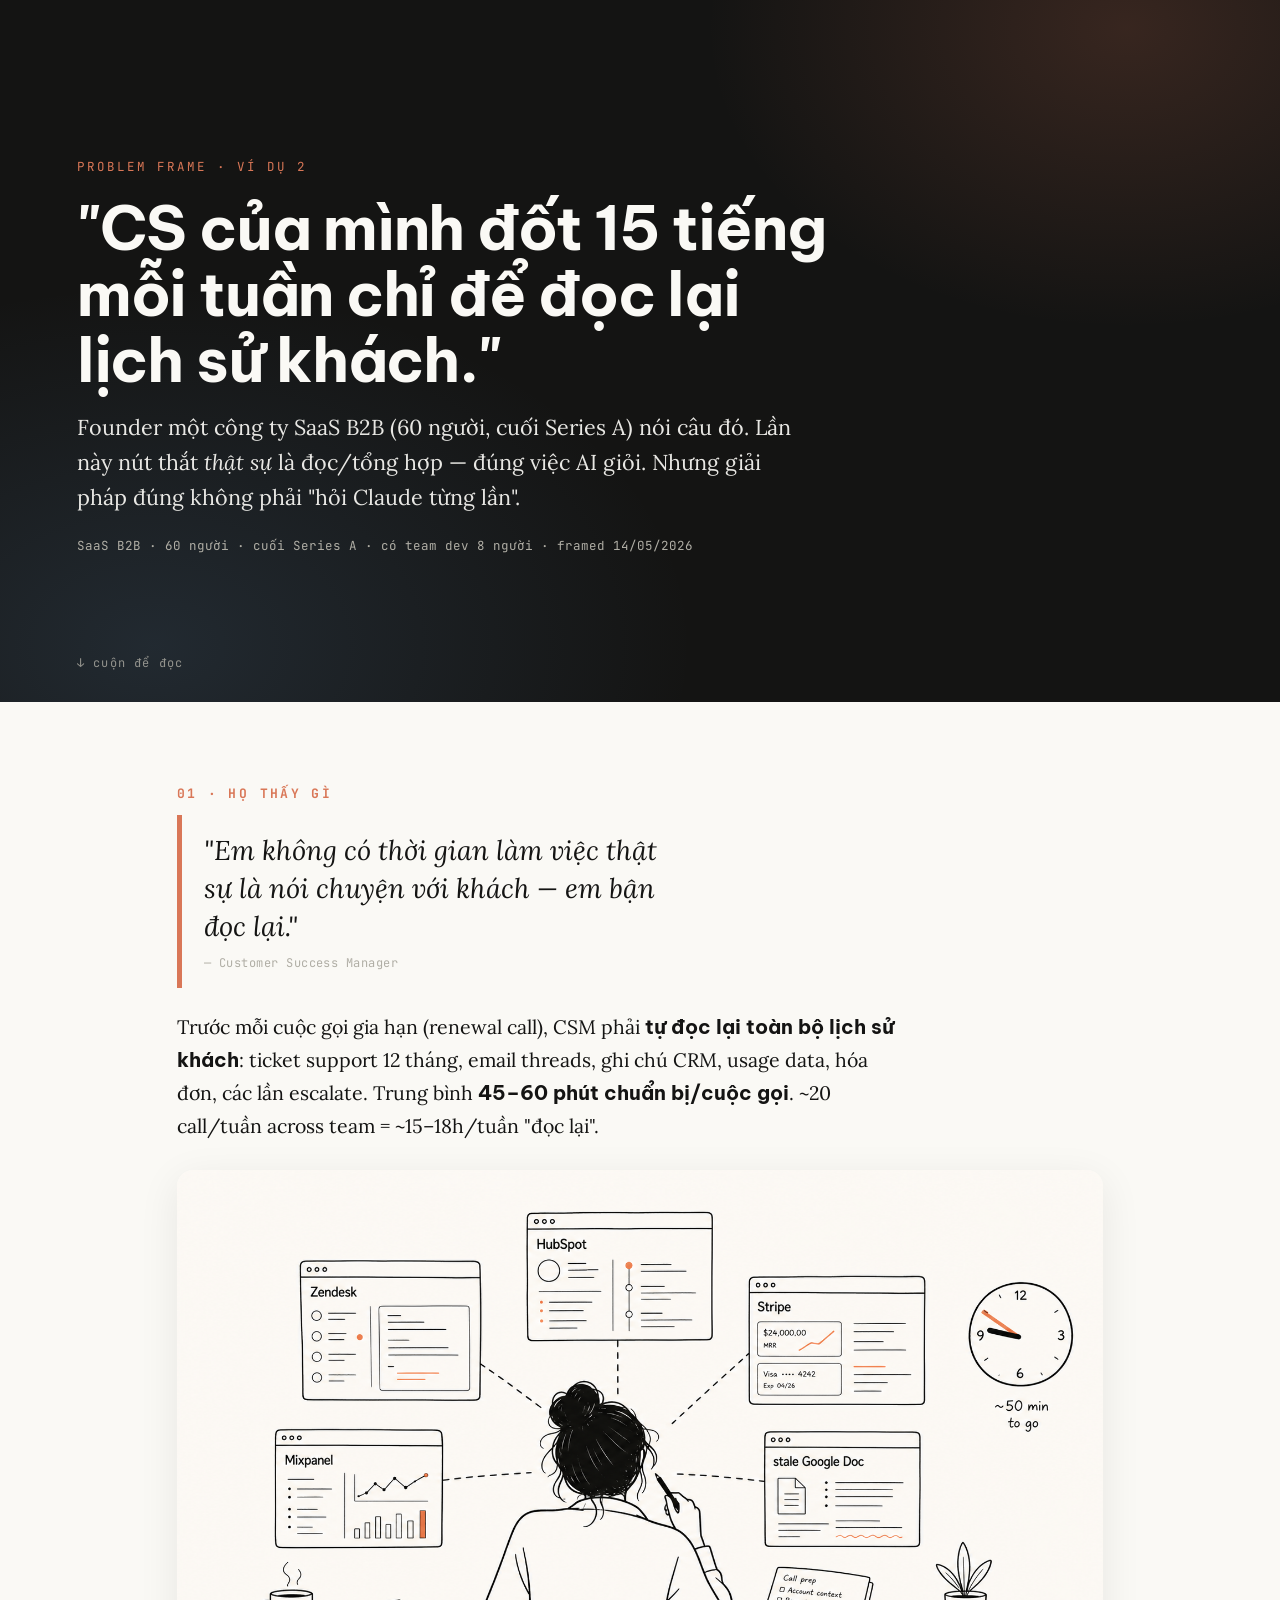
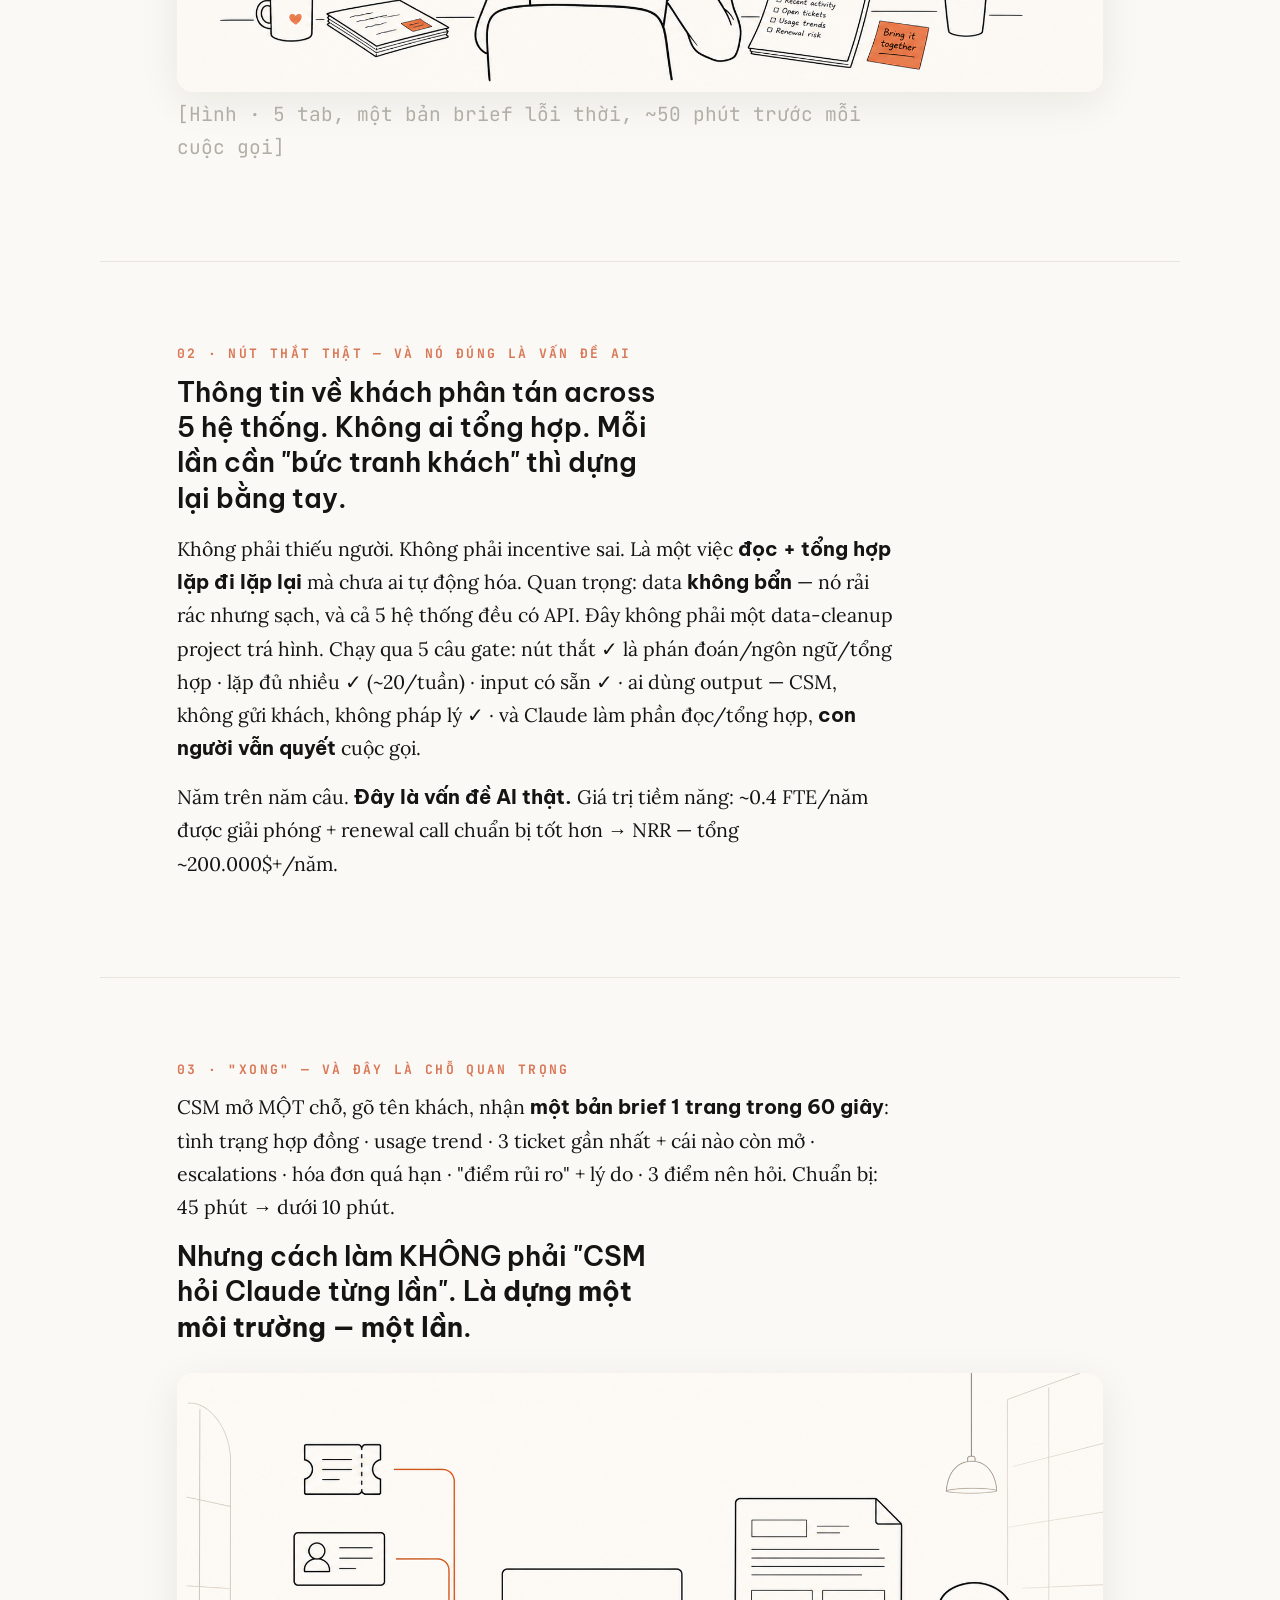
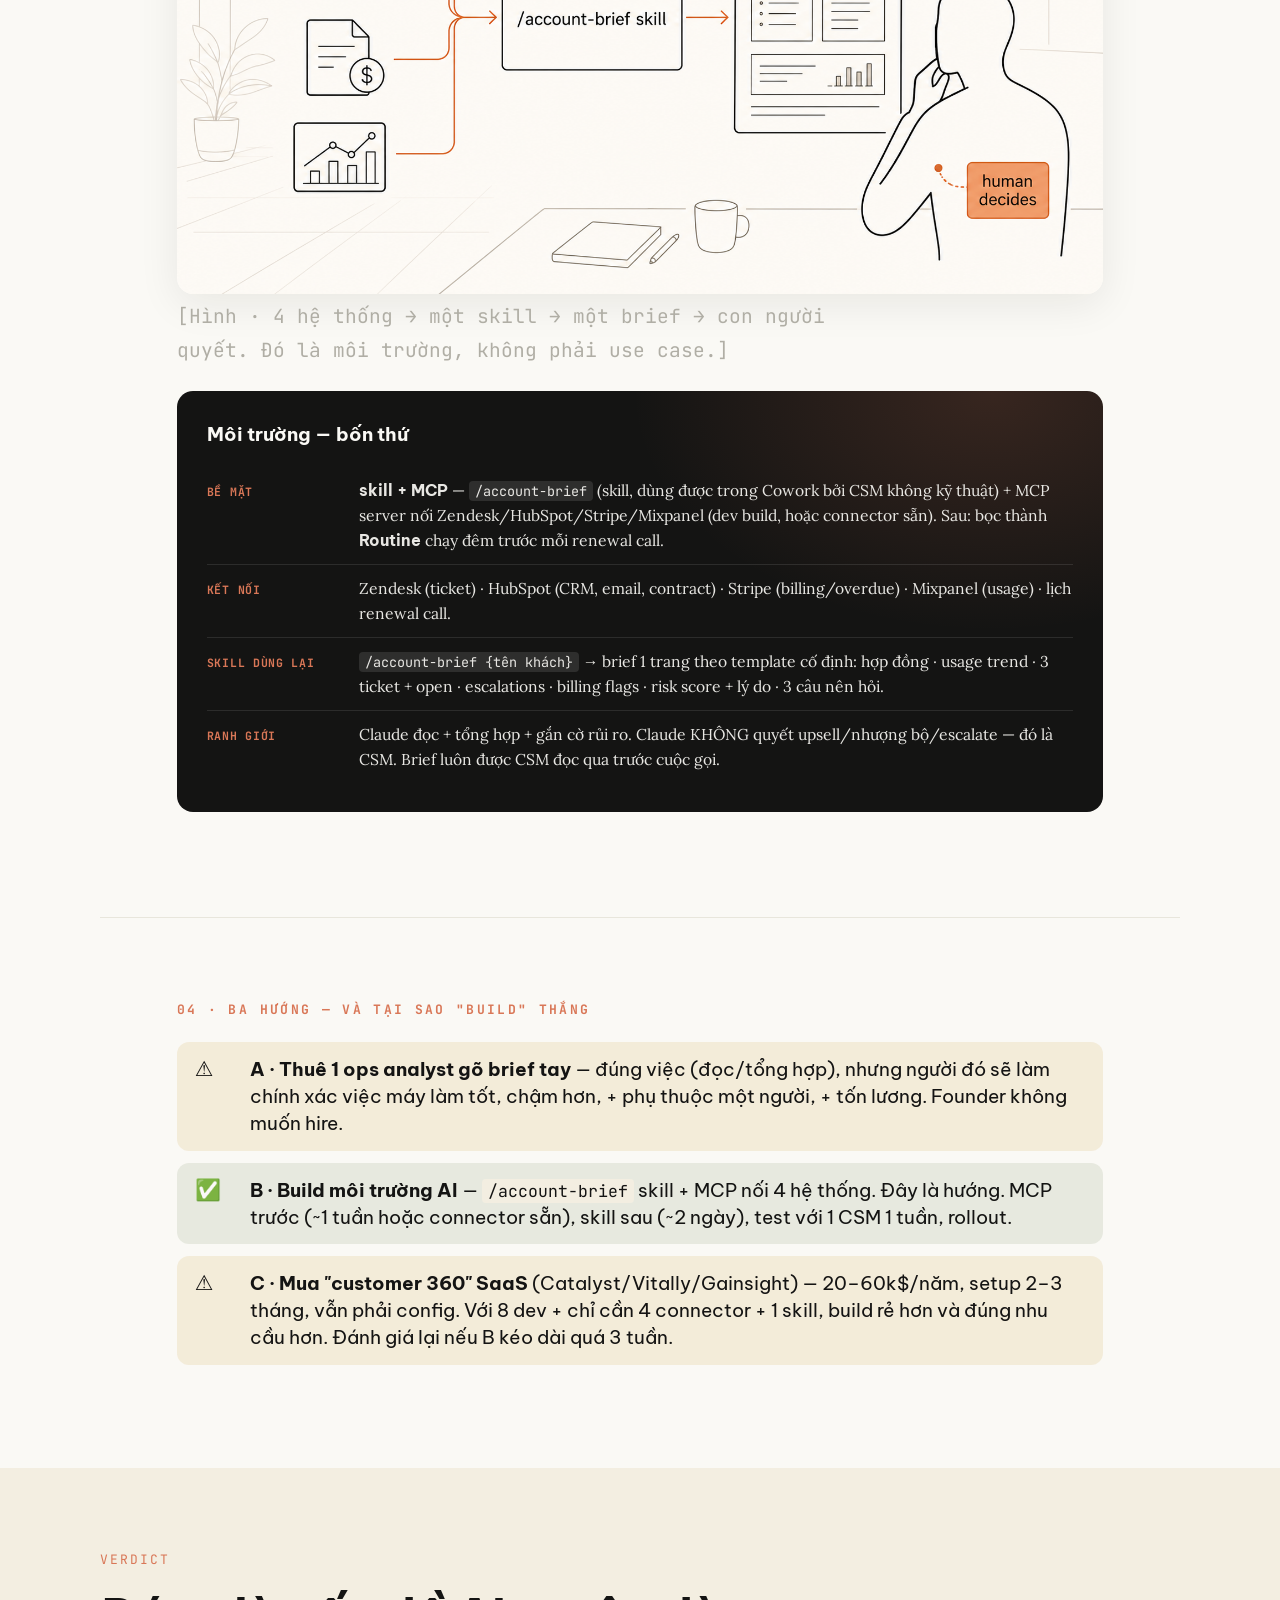
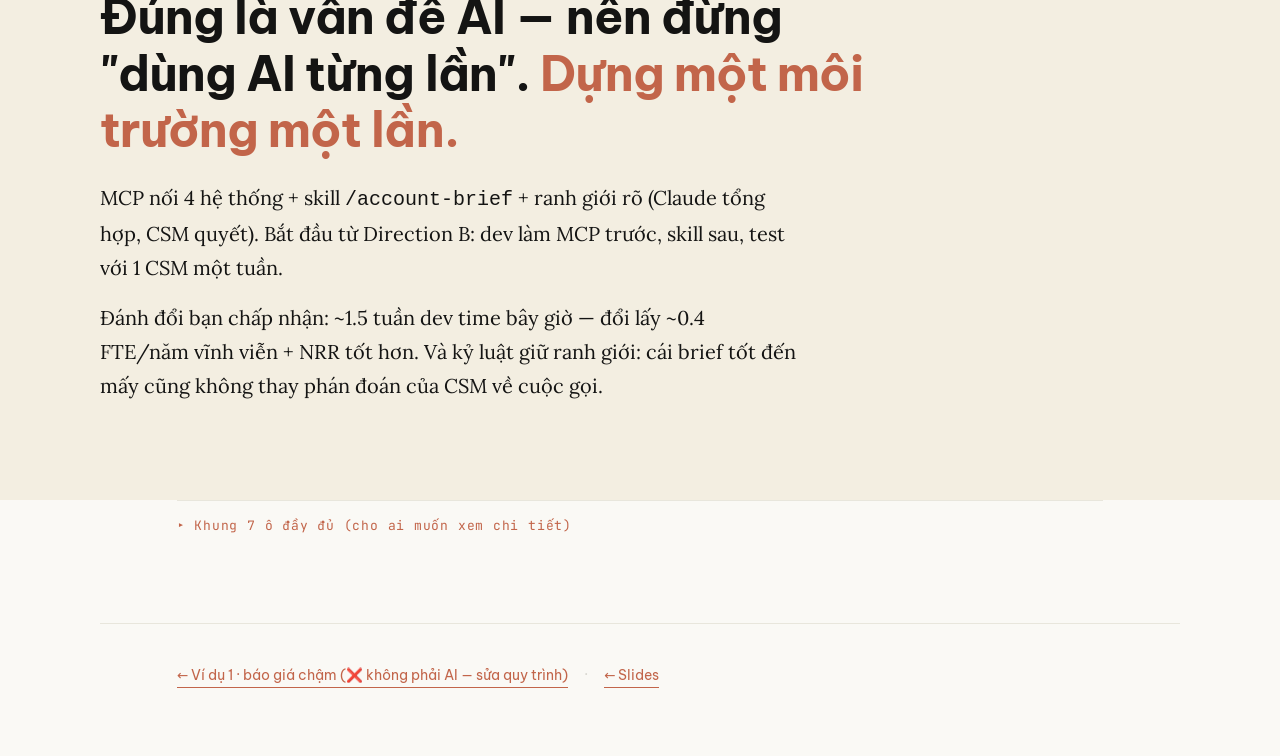
<file: refs/example-2.html>
<!doctype html>
<html lang="vi">
<head>
<meta charset="utf-8" />
<meta name="viewport" content="width=device-width,initial-scale=1" />
<title>VD 2 · "CS đốt 15h/tuần đọc lại lịch sử khách" — câu chuyện</title>
<meta name="description" content="Đúng là vấn đề AI — nhưng giải pháp là dựng MỘT MÔI TRƯỜNG, không phải hỏi Claude từng lần." />
<link rel="preconnect" href="https://fonts.googleapis.com" />
<link rel="preconnect" href="https://fonts.gstatic.com" crossorigin />
<link href="https://fonts.googleapis.com/css2?family=Be+Vietnam+Pro:wght@400;500;600;700&family=Lora:ital,wght@0,400;0,500;0,600;1,400&family=JetBrains+Mono:wght@400;500;600&display=swap" rel="stylesheet" />
<link rel="stylesheet" href="story.css" />
</head>
<body>

  <section class="hero v2">
    <p class="eyebrow">Problem Frame · Ví dụ 2</p>
    <h1>"CS của mình đốt 15 tiếng mỗi tuần chỉ để đọc lại lịch sử khách."</h1>
    <p class="sub">Founder một công ty SaaS B2B (60 người, cuối Series A) nói câu đó. Lần này nút thắt <em>thật sự</em> là đọc/tổng hợp — đúng việc AI giỏi. Nhưng giải pháp đúng không phải "hỏi Claude từng lần".</p>
    <p class="crumbs">SaaS B2B · 60 người · cuối Series A · có team dev 8 người · framed 14/05/2026</p>
    <span class="scrolldown">↓ cuộn để đọc</span>
  </section>

  <section class="chapter reveal">
    <span class="ch-num">01 · HỌ THẤY GÌ</span>
    <div class="said">"Em không có thời gian làm việc thật sự là nói chuyện với khách — em bận đọc lại."<span class="by">— Customer Success Manager</span></div>
    <p>Trước mỗi cuộc gọi gia hạn (renewal call), CSM phải <b>tự đọc lại toàn bộ lịch sử khách</b>: ticket support 12 tháng, email threads, ghi chú CRM, usage data, hóa đơn, các lần escalate. Trung bình <b>45–60 phút chuẩn bị/cuộc gọi</b>. ~20 call/tuần across team = ~15–18h/tuần "đọc lại".</p>
    <img class="ch-img" src="img/e2-complaint.png" alt="CSM giữa 5 cửa sổ Zendesk/HubSpot/Stripe/Mixpanel/Google Doc, ghép tay bức tranh khách, đồng hồ ~50 phút" onerror="this.style.display='none'" />
    <p class="ch-cap">[Hình · 5 tab, một bản brief lỗi thời, ~50 phút trước mỗi cuộc gọi]</p>
  </section>

  <section class="chapter reveal">
    <span class="ch-num">02 · NÚT THẮT THẬT — VÀ NÓ ĐÚNG LÀ VẤN ĐỀ AI</span>
    <p class="big">Thông tin về khách phân tán across 5 hệ thống. Không ai tổng hợp. Mỗi lần cần "bức tranh khách" thì dựng lại bằng tay.</p>
    <p>Không phải thiếu người. Không phải incentive sai. Là một việc <b>đọc + tổng hợp lặp đi lặp lại</b> mà chưa ai tự động hóa. Quan trọng: data <b>không bẩn</b> — nó rải rác nhưng sạch, và cả 5 hệ thống đều có API. Đây không phải một data-cleanup project trá hình. Chạy qua 5 câu gate: nút thắt ✓ là phán đoán/ngôn ngữ/tổng hợp · lặp đủ nhiều ✓ (~20/tuần) · input có sẵn ✓ · ai dùng output — CSM, không gửi khách, không pháp lý ✓ · và Claude làm phần đọc/tổng hợp, <b>con người vẫn quyết</b> cuộc gọi.</p>
    <p>Năm trên năm câu. <b>Đây là vấn đề AI thật.</b> Giá trị tiềm năng: ~0.4 FTE/năm được giải phóng + renewal call chuẩn bị tốt hơn → NRR — tổng ~200.000$+/năm.</p>
  </section>

  <section class="chapter reveal">
    <span class="ch-num">03 · "XONG" — VÀ ĐÂY LÀ CHỖ QUAN TRỌNG</span>
    <p>CSM mở MỘT chỗ, gõ tên khách, nhận <b>một bản brief 1 trang trong 60 giây</b>: tình trạng hợp đồng · usage trend · 3 ticket gần nhất + cái nào còn mở · escalations · hóa đơn quá hạn · "điểm rủi ro" + lý do · 3 điểm nên hỏi. Chuẩn bị: 45 phút → dưới 10 phút.</p>
    <p class="big">Nhưng cách làm KHÔNG phải "CSM hỏi Claude từng lần". Là <b>dựng một môi trường — một lần</b>.</p>
    <img class="ch-img" src="img/e2-environment.png" alt="Sơ đồ: 4 hệ thống → skill /account-brief → một bản brief 1 trang → con người đọc và ra quyết định" onerror="this.style.display='none'" />
    <p class="ch-cap">[Hình · 4 hệ thống → một skill → một brief → con người quyết. Đó là môi trường, không phải use case.]</p>
    <div class="envcard">
      <h3>Môi trường — bốn thứ</h3>
      <div class="erow"><span class="ekey">Bề mặt</span><span class="eval"><b>skill + MCP</b> — <code>/account-brief</code> (skill, dùng được trong Cowork bởi CSM không kỹ thuật) + MCP server nối Zendesk/HubSpot/Stripe/Mixpanel (dev build, hoặc connector sẵn). Sau: bọc thành <b>Routine</b> chạy đêm trước mỗi renewal call.</span></div>
      <div class="erow"><span class="ekey">Kết nối</span><span class="eval">Zendesk (ticket) · HubSpot (CRM, email, contract) · Stripe (billing/overdue) · Mixpanel (usage) · lịch renewal call.</span></div>
      <div class="erow"><span class="ekey">Skill dùng lại</span><span class="eval"><code>/account-brief {tên khách}</code> → brief 1 trang theo template cố định: hợp đồng · usage trend · 3 ticket + open · escalations · billing flags · risk score + lý do · 3 câu nên hỏi.</span></div>
      <div class="erow"><span class="ekey">Ranh giới</span><span class="eval">Claude đọc + tổng hợp + gắn cờ rủi ro. Claude KHÔNG quyết upsell/nhượng bộ/escalate — đó là CSM. Brief luôn được CSM đọc qua trước cuộc gọi.</span></div>
    </div>
  </section>

  <section class="chapter reveal">
    <span class="ch-num">04 · BA HƯỚNG — VÀ TẠI SAO "BUILD" THẮNG</span>
    <div class="verdicts">
      <div class="vpill caveat"><span class="vm">⚠️</span><span><b>A · Thuê 1 ops analyst gõ brief tay</b> — đúng việc (đọc/tổng hợp), nhưng người đó sẽ làm chính xác việc máy làm tốt, chậm hơn, + phụ thuộc một người, + tốn lương. Founder không muốn hire.</span></div>
      <div class="vpill go"><span class="vm">✅</span><span><b>B · Build môi trường AI</b> — <code>/account-brief</code> skill + MCP nối 4 hệ thống. Đây là hướng. MCP trước (~1 tuần hoặc connector sẵn), skill sau (~2 ngày), test với 1 CSM 1 tuần, rollout.</span></div>
      <div class="vpill caveat"><span class="vm">⚠️</span><span><b>C · Mua "customer 360" SaaS</b> (Catalyst/Vitally/Gainsight) — 20–60k$/năm, setup 2–3 tháng, vẫn phải config. Với 8 dev + chỉ cần 4 connector + 1 skill, build rẻ hơn và đúng nhu cầu hơn. Đánh giá lại nếu B kéo dài quá 3 tuần.</span></div>
    </div>
  </section>

  <section class="punch">
    <div class="inner">
      <p class="lead">Verdict</p>
      <h2>Đúng là vấn đề AI — nên đừng "dùng AI từng lần". <span class="uo">Dựng một môi trường một lần.</span></h2>
      <p>MCP nối 4 hệ thống + skill <code>/account-brief</code> + ranh giới rõ (Claude tổng hợp, CSM quyết). Bắt đầu từ Direction B: dev làm MCP trước, skill sau, test với 1 CSM một tuần.</p>
      <p>Đánh đổi bạn chấp nhận: ~1.5 tuần dev time bây giờ — đổi lấy ~0.4 FTE/năm vĩnh viễn + NRR tốt hơn. Và kỷ luật giữ ranh giới: cái brief tốt đến mấy cũng không thay phán đoán của CSM về cuộc gọi.</p>
    </div>
  </section>

  <details class="detail">
    <summary>Khung 7 ô đầy đủ (cho ai muốn xem chi tiết)</summary>
    <div class="canvas">
      <div class="field"><div class="fnum">01 · TRIỆU CHỨNG</div><h4>Cái nhìn thấy được</h4><p>Mỗi renewal call, CSM tự đọc lại ticket 12 tháng + email + CRM + usage + hóa đơn + escalations · ~45–60 phút/call · ~20 call/tuần ≈ 15–18h/tuần.</p></div>
      <div class="field"><div class="fnum">02 · AI CHỊU + TẦN SUẤT</div><h4>4 CSM</h4><p>~5 call/người/tuần × ~50 phút ≈ ~4h/người/tuần. + QBR: ~8/quý × ~2h chuẩn bị.</p></div>
      <div class="field"><div class="fnum">03 · WORKAROUND</div><h4>Hiện tại</h4><p>5 tab (Zendesk, HubSpot, Stripe, Mixpanel) + một Google Doc "account brief" tự gõ, thường lỗi thời. Hiếm khi update sau call.</p></div>
      <div class="field"><div class="fnum">04 · GỐC RỄ</div><h4>Nút thắt thật</h4><p>Thông tin phân tán across 5 hệ thống, không ai tổng hợp · không phải thiếu người / incentive · data sạch, có API — không phải data-cleanup project.</p></div>
      <div class="field"><div class="fnum">05 · KHÔNG LÀM GÌ THÌ MẤT GÌ</div><h4>12 tháng</h4><p>4 × ~4h × 48 tuần ≈ ~768h/năm ≈ ~0.4 FTE ≈ ~28k$/năm + NRR (102→105 ≈ ~180k$ ARR) → tổng ~200k$+/năm.</p></div>
      <div class="field"><div class="fnum">06 · "XONG" 30 NGÀY</div><h4>Quan sát được</h4><p>Gõ tên khách → brief 1 trang trong 60s (hợp đồng · usage trend · ticket · escalations · billing · risk + lý do · 3 câu nên hỏi) · chuẩn bị 45 phút → &lt;10 phút.</p></div>
      <div class="field"><div class="fnum">07 · BỐI CẢNH</div><h4>60 người · cuối Series A · SaaS B2B</h4><p>Zendesk · HubSpot · Stripe · Mixpanel · Google Workspace · Slack · Linear · team dev 8 người · tất cả tool có API.</p></div>
    </div>
  </details>

  <nav class="storyfoot">
    <a href="example-1.html">← Ví dụ 1 · báo giá chậm (❌ không phải AI — sửa quy trình)</a>
    <span class="dot">·</span>
    <a href="../slides/slides.html">← Slides</a>
  </nav>

<script>
  const io = new IntersectionObserver((es) => es.forEach(e => { if (e.isIntersecting) { e.target.classList.add('reveal'); io.unobserve(e.target); } }), { threshold: 0.12 });
  document.querySelectorAll('.chapter').forEach(c => { c.classList.remove('reveal'); io.observe(c); });
</script>
</body>
</html>
</file>
<file: refs/story.css>
/* Story layout for the CXO-talk example pages — scrollytelling, brand-matched, image-led. */
:root {
  --dark: #141413;
  --light: #faf9f5;
  --paper: #f3eee1;
  --mid: #b0aea5;
  --light-gray: #e8e6dc;
  --orange: #d97757;
  --orange-deep: #c2654a;
  --blue: #6a9bcc;
  --green: #788c5d;
  --red: #c07a6e;
  --font-head: "Be Vietnam Pro", "Poppins", system-ui, sans-serif;
  --font-body: "Lora", "Be Vietnam Pro", Georgia, serif;
  --font-mono: "JetBrains Mono", ui-monospace, SFMono-Regular, Menlo, monospace;
  --radius: 16px;
}
* { box-sizing: border-box; }
html { scroll-behavior: smooth; }
html, body { margin: 0; padding: 0; }
body {
  font-family: var(--font-body); background: var(--light); color: var(--dark);
  line-height: 1.66; -webkit-font-smoothing: antialiased; overflow-x: hidden;
}

/* ===== hero ===== */
.hero { min-height: 78vh; display: flex; flex-direction: column; justify-content: center; padding: 80px 6vw 56px; position: relative; }
.hero.v1 { background: #141413; color: var(--light); background-image: radial-gradient(900px 600px at 85% 8%, rgba(217,119,87,0.22), transparent 60%); }
.hero.v2 { background: #141413; color: var(--light); background-image: radial-gradient(900px 600px at 12% 92%, rgba(106,155,204,0.16), transparent 60%), radial-gradient(700px 500px at 88% 4%, rgba(217,119,87,0.18), transparent 60%); }
.hero .eyebrow { font-family: var(--font-mono); font-size: 12.5px; letter-spacing: 0.16em; text-transform: uppercase; color: var(--orange); margin: 0 0 18px; }
.hero h1 { font-family: var(--font-head); font-weight: 700; font-size: clamp(2.1rem, 5.2vw, 3.8rem); line-height: 1.08; letter-spacing: -0.02em; margin: 0 0 18px; max-width: 18ch; }
.hero .sub { font-family: var(--font-body); font-size: clamp(1.05rem, 2vw, 1.35rem); line-height: 1.6; max-width: 56ch; opacity: 0.92; margin: 0; }
.hero .crumbs { font-family: var(--font-mono); font-size: 12.5px; color: var(--mid); margin-top: 22px; }
.hero .scrolldown { position: absolute; bottom: 28px; left: 6vw; font-family: var(--font-mono); font-size: 12px; letter-spacing: 0.1em; color: var(--mid); opacity: 0.8; }

/* ===== chapter ===== */
.chapter { max-width: 1080px; margin: 0 auto; padding: clamp(56px, 9vh, 110px) 6vw; }
.chapter + .chapter { border-top: 1px solid var(--light-gray); }
.ch-num { font-family: var(--font-mono); font-size: 13px; font-weight: 700; letter-spacing: 0.18em; color: var(--orange); display: block; margin-bottom: 10px; }
.chapter h2 { font-family: var(--font-head); font-weight: 700; font-size: clamp(1.7rem, 3.6vw, 2.7rem); line-height: 1.12; letter-spacing: -0.02em; margin: 0 0 20px; max-width: 22ch; }
.chapter p { font-size: clamp(1.05rem, 1.7vw, 1.22rem); line-height: 1.7; max-width: 60ch; margin: 0 0 16px; }
.chapter p.big { font-size: clamp(1.3rem, 2.4vw, 1.7rem); font-family: var(--font-head); font-weight: 600; line-height: 1.3; max-width: 26ch; }
.chapter b { font-family: var(--font-head); font-weight: 700; }
.chapter em { font-style: italic; }
.chapter code { font-family: var(--font-mono); font-size: 0.86em; background: var(--paper); padding: 1px 6px; border-radius: 4px; }

/* image in a chapter */
.ch-img { display: block; width: 100%; max-width: 1080px; border-radius: var(--radius); margin: 28px 0 6px; box-shadow: 0 10px 40px rgba(20,20,19,0.08); }
.ch-img.float-right { float: right; width: clamp(280px, 42%, 480px); margin: 6px 0 16px 32px; }
.ch-cap { font-family: var(--font-mono); font-size: 12px; color: var(--mid); margin: 4px 0 0; }

/* the "what they said" speech callout */
.said { font-family: var(--font-body); font-style: italic; font-size: clamp(1.2rem, 2.4vw, 1.7rem); line-height: 1.4; border-left: 5px solid var(--orange); padding: 16px 0 16px 22px; margin: 0 0 22px; max-width: 30ch; }
.said .by { display: block; font-family: var(--font-mono); font-style: normal; font-size: 12px; color: var(--mid); margin-top: 10px; letter-spacing: 0.04em; }

/* verdict pill row */
.verdicts { display: flex; flex-direction: column; gap: 12px; margin: 22px 0; }
.vpill { display: grid; grid-template-columns: 2.6rem 1fr; gap: 14px; align-items: baseline; font-family: var(--font-head); font-size: clamp(1rem, 1.7vw, 1.2rem); line-height: 1.4; padding: 14px 18px; border-radius: 12px; }
.vpill .vm { font-size: 1.3rem; line-height: 1; }
.vpill.go { background: rgba(120,140,93,0.14); }
.vpill.caveat { background: rgba(212,168,75,0.16); }
.vpill.no { background: rgba(192,122,110,0.16); }
.vpill.park { background: rgba(176,174,165,0.18); }
.vpill b { font-weight: 700; }

/* the environment summary card (dark, only on the ✅ example) */
.envcard { background: #141413; color: var(--light); border-radius: var(--radius); padding: 28px 30px; margin: 24px 0; background-image: radial-gradient(600px 400px at 88% 0%, rgba(217,119,87,0.18), transparent 60%); }
.envcard h3 { font-family: var(--font-head); font-weight: 700; font-size: 1.2rem; margin: 0 0 16px; color: var(--light); }
.envcard .erow { display: grid; grid-template-columns: 8.5rem 1fr; gap: 16px; padding: 11px 0; border-top: 1px solid rgba(255,255,255,0.1); align-items: baseline; }
.envcard .erow:first-of-type { border-top: none; }
.envcard .ekey { font-family: var(--font-mono); font-size: 11.5px; font-weight: 700; letter-spacing: 0.06em; text-transform: uppercase; color: var(--orange); }
.envcard .eval { font-family: var(--font-body); font-size: 0.98rem; line-height: 1.6; opacity: 0.92; }
.envcard code { background: rgba(255,255,255,0.12); }
@media (max-width: 720px) { .envcard .erow { grid-template-columns: 1fr; gap: 3px; } }

/* punch line — the verdict-as-headline */
.punch { background: var(--paper); padding: clamp(48px, 9vh, 100px) 6vw; }
.punch .inner { max-width: 1080px; margin: 0 auto; }
.punch .lead { font-family: var(--font-mono); font-size: 13px; letter-spacing: 0.16em; text-transform: uppercase; color: var(--orange); margin: 0 0 18px; }
.punch h2 { font-family: var(--font-head); font-weight: 700; font-size: clamp(1.8rem, 4.4vw, 3rem); line-height: 1.18; letter-spacing: -0.02em; margin: 0 0 22px; max-width: 24ch; }
.punch p { font-size: clamp(1.05rem, 1.8vw, 1.25rem); line-height: 1.7; max-width: 58ch; margin: 0 0 16px; }
.punch .uo { color: var(--orange-deep); font-weight: 700; }

/* the small 7-field + directions detail, collapsed by default */
details.detail { max-width: 1080px; margin: 0 auto; padding: 0 6vw clamp(48px,8vh,90px); }
details.detail > summary { font-family: var(--font-mono); font-size: 13px; letter-spacing: 0.06em; color: var(--orange-deep); cursor: pointer; padding: 14px 0; border-top: 1px solid var(--light-gray); list-style: none; }
details.detail > summary::-webkit-details-marker { display: none; }
details.detail > summary::before { content: "▸ "; }
details.detail[open] > summary::before { content: "▾ "; }
details.detail .canvas { display: grid; grid-template-columns: repeat(2,1fr); gap: 12px; margin: 16px 0; }
details.detail .canvas .field { background: #fff; border: 1px solid var(--light-gray); border-top: 3px solid var(--orange); border-radius: 12px; padding: 14px 16px; }
details.detail .canvas .field:nth-child(7) { grid-column: 1/-1; border-top-color: var(--blue); }
details.detail .canvas .fnum { font-family: var(--font-mono); font-size: 10px; font-weight: 700; letter-spacing: 0.08em; color: var(--orange); }
details.detail .canvas h4 { font-family: var(--font-head); font-weight: 700; font-size: 0.98rem; margin: 3px 0 6px; }
details.detail .canvas p { font-size: 0.9rem; line-height: 1.5; margin: 0; }
@media (max-width: 720px) { details.detail .canvas { grid-template-columns: 1fr; } details.detail .canvas .field:nth-child(7) { grid-column: auto; } }

/* footer nav */
.storyfoot { max-width: 1080px; margin: 0 auto; padding: 40px 6vw 70px; display: flex; gap: 16px; flex-wrap: wrap; font-family: var(--font-head); font-size: 13.5px; border-top: 1px solid var(--light-gray); }
.storyfoot a { color: var(--orange-deep); text-decoration: none; border-bottom: 1.5px solid currentColor; padding-bottom: 1px; }
.storyfoot a:hover { color: var(--dark); }
.storyfoot .dot { color: var(--mid); opacity: 0.5; }

/* fade-in on scroll */
@keyframes rise { from { opacity: 0; transform: translateY(18px); } to { opacity: 1; transform: translateY(0); } }
.reveal { animation: rise 0.6s cubic-bezier(0.22,1,0.36,1) both; }
@media (prefers-reduced-motion: reduce) { .reveal { animation: none; } html { scroll-behavior: auto; } }
</file>
